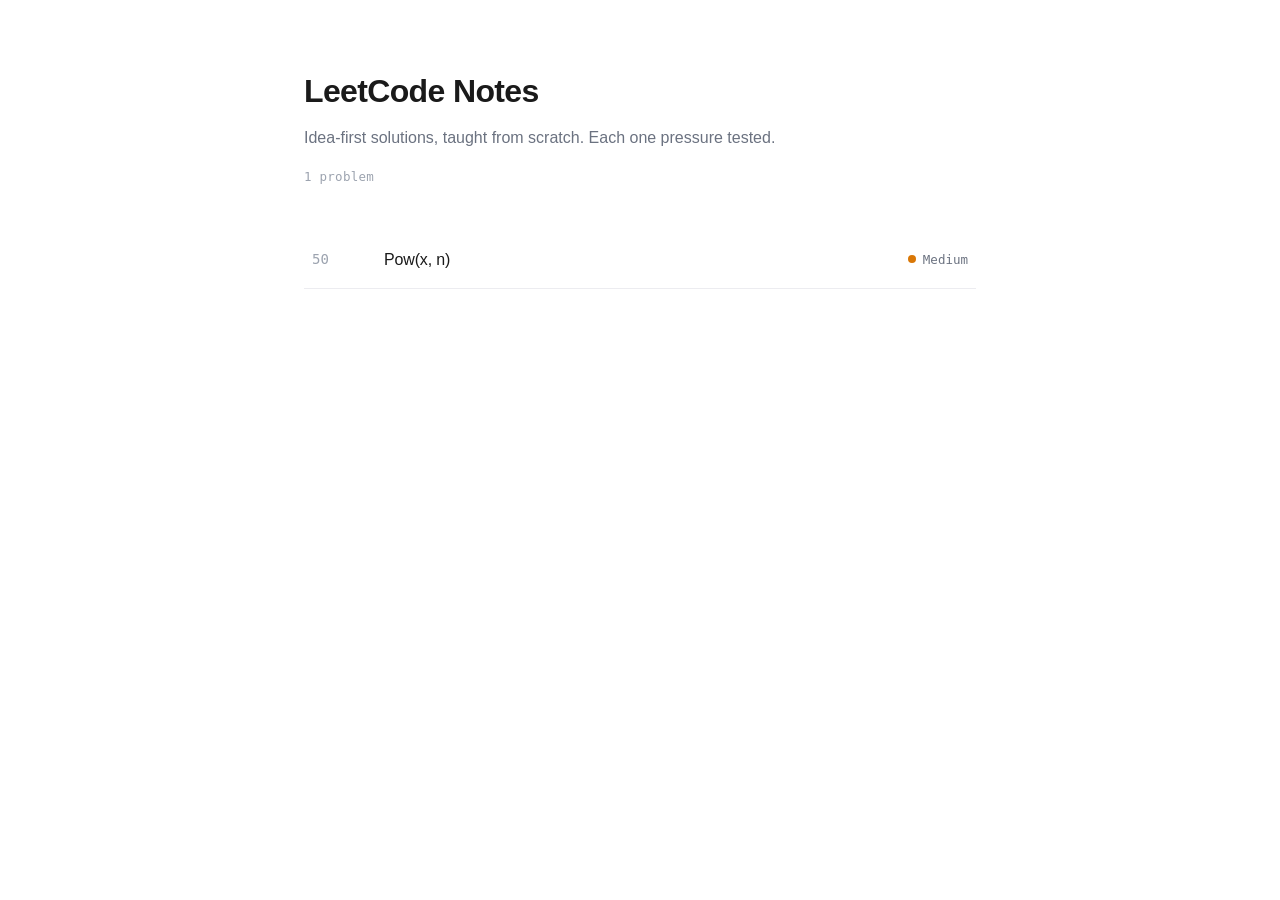
<file: index.html>
<!DOCTYPE html>
<html lang="en">
<head>
<meta charset="UTF-8">
<meta name="viewport" content="width=device-width, initial-scale=1.0">
<title>LeetCode Notes</title>
<link rel="stylesheet" href="style.css">
</head>
<body>
<div class="wrap">
  <header class="site-head">
    <h1>LeetCode Notes</h1>
    <p class="tagline">Idea-first solutions, taught from scratch. Each one pressure tested.</p>
    <p class="count">1 problem</p>
  </header>
  <main class="plist">
      <a class="row" href="problems/0050-powx-n/tutorial.html">
        <span class="num">50</span>
        <span class="title">Pow(x, n)</span>
        <span class="diff medium">Medium</span>
      </a>
  </main>
</div>
</body>
</html>
</file>
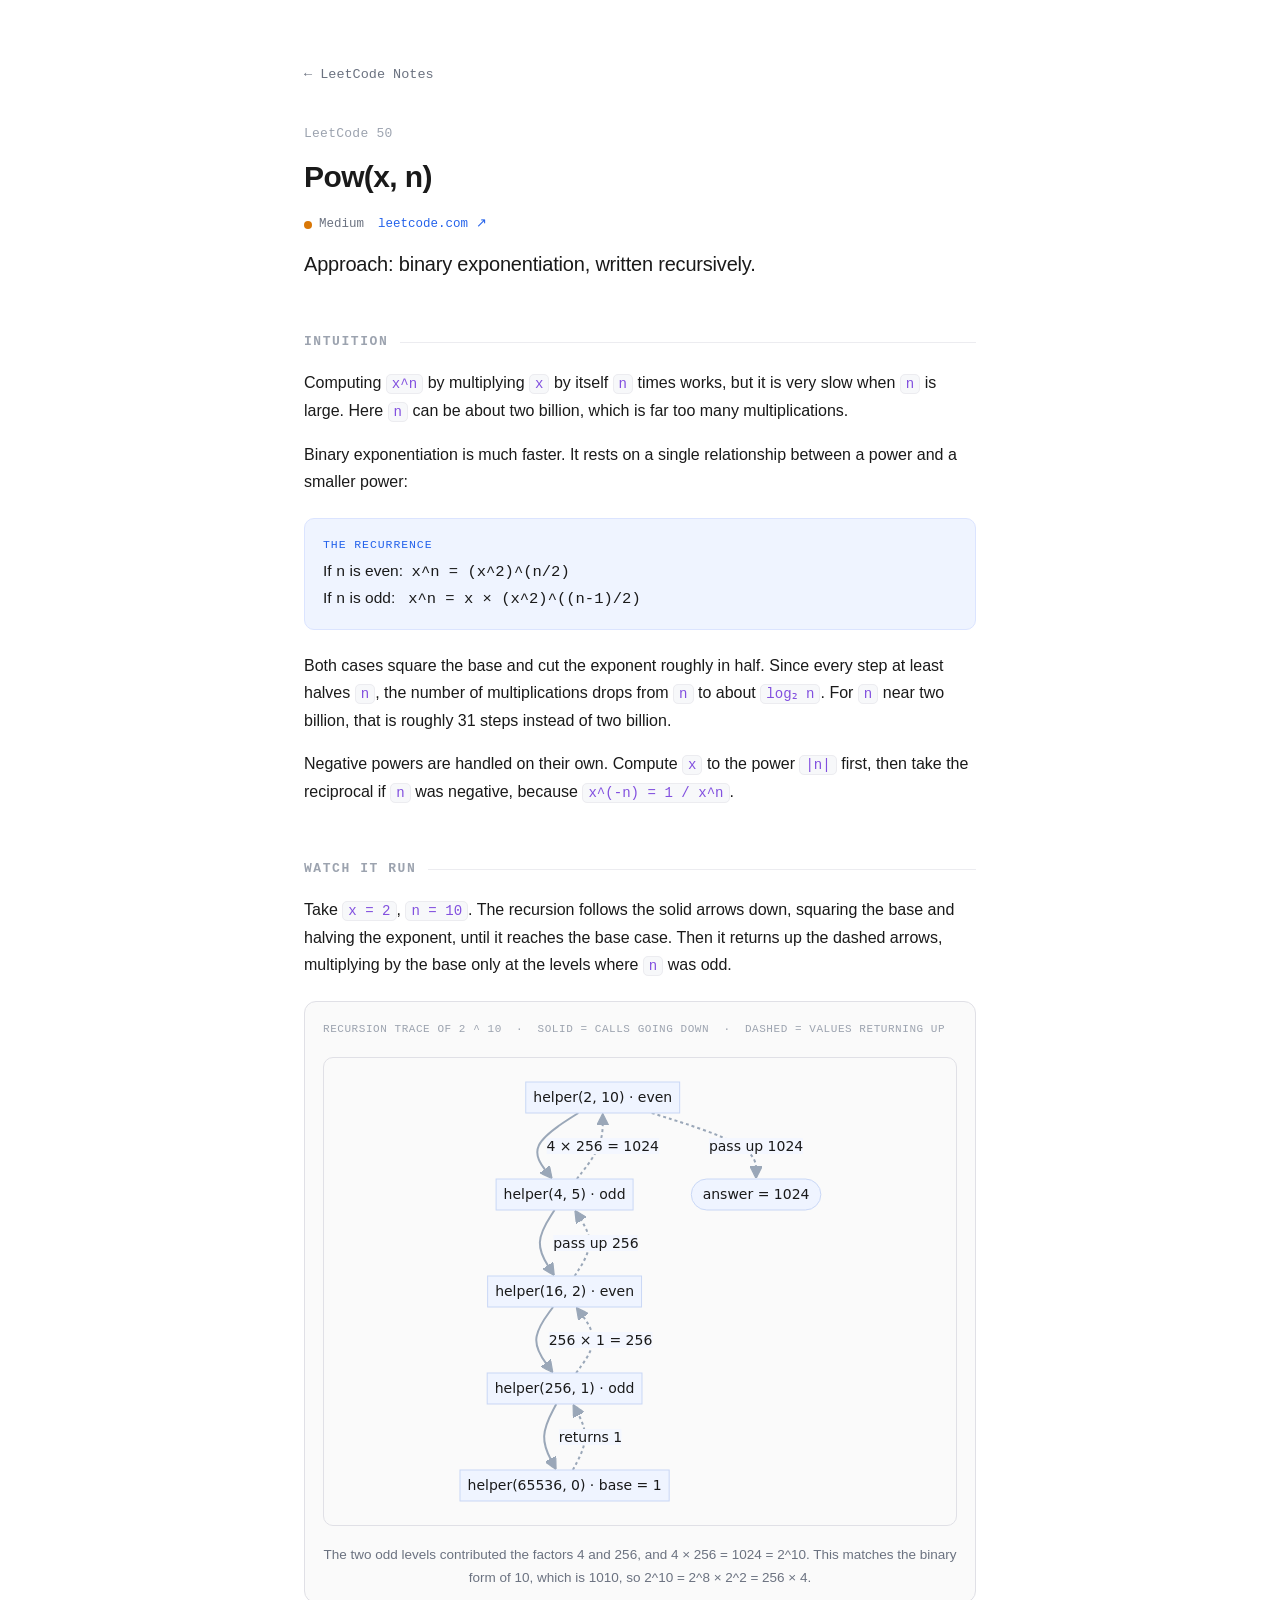
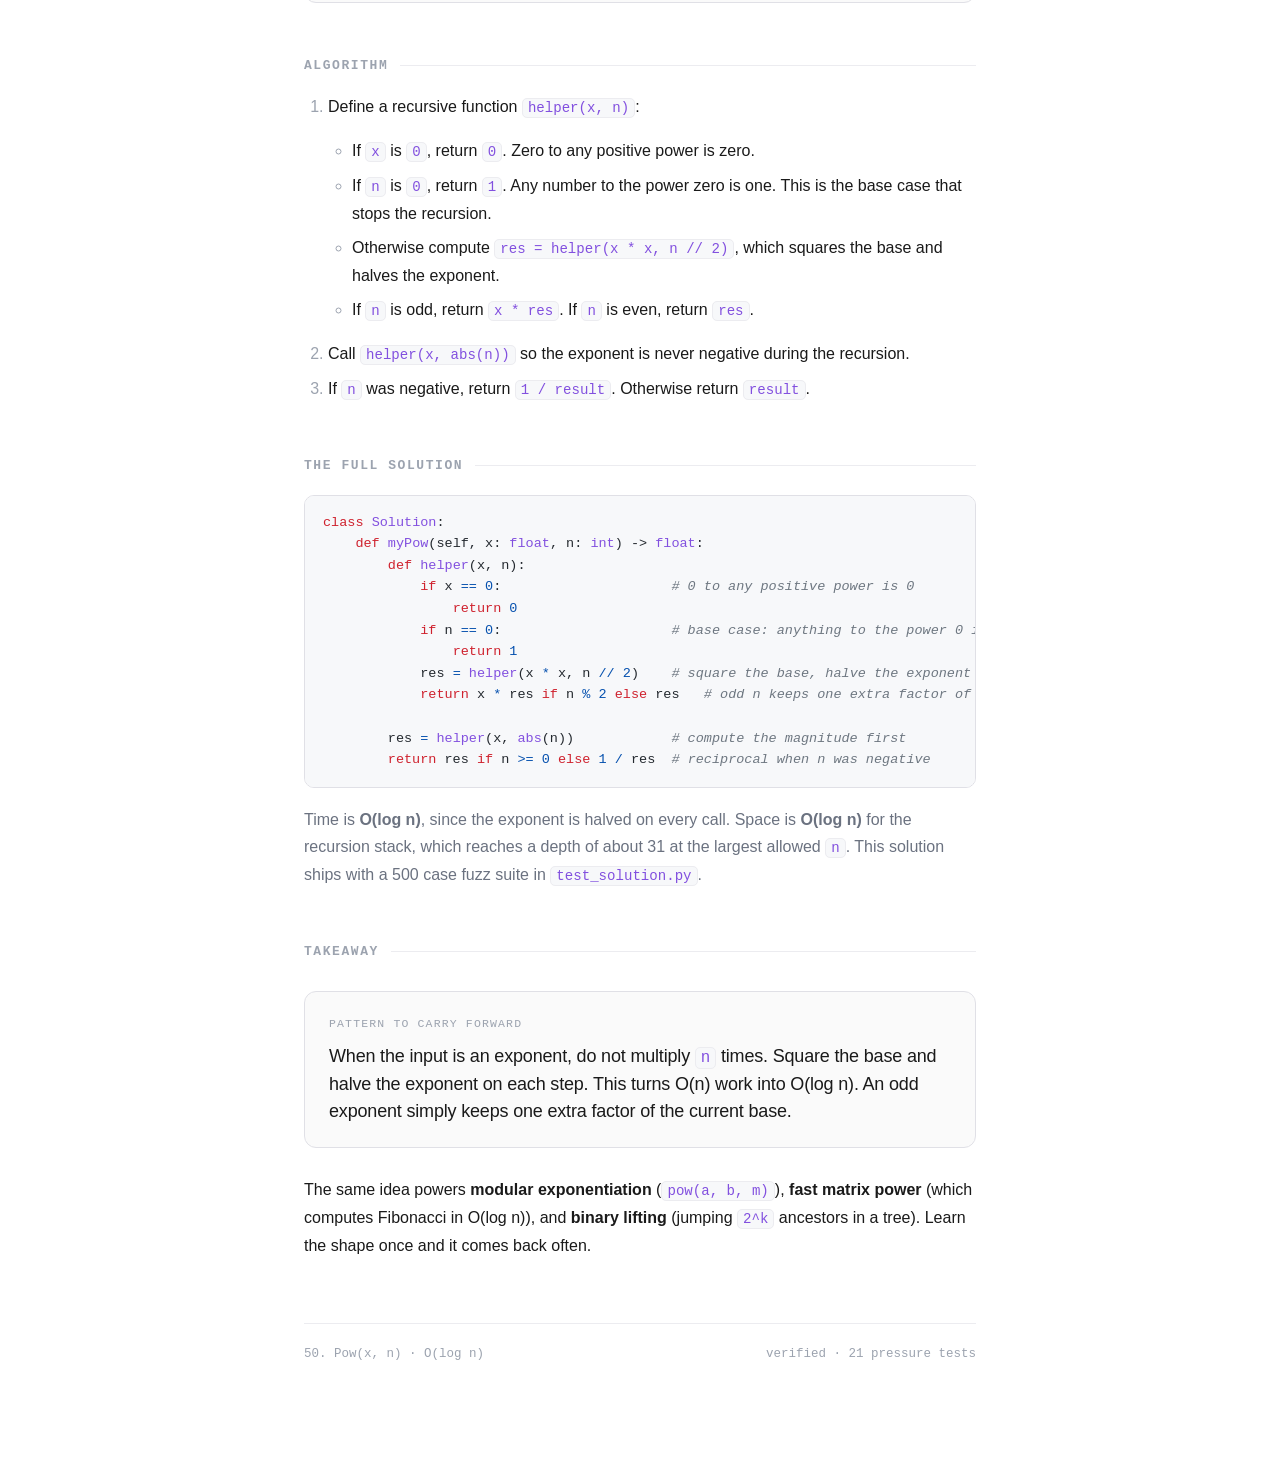
<file: problems/0050-powx-n/tutorial.html>
<!DOCTYPE html>
<html lang="en">
<head>
<meta charset="UTF-8">
<meta name="viewport" content="width=device-width, initial-scale=1.0">
<title>50. Pow(x, n) | LeetCode Notes</title>
<link rel="stylesheet" href="../../style.css">
</head>
<body>
<div class="wrap">

  <nav class="crumb"><a href="../../index.html">&larr; LeetCode Notes</a></nav>

  <header class="p-head">
    <div class="kicker">LeetCode 50</div>
    <h1>Pow(x, n)</h1>
    <div class="meta">
      <span class="diff medium">Medium</span>
      <a class="lc-link" href="https://leetcode.com/problems/powx-n/">leetcode.com &nearr;</a>
    </div>
  </header>

  <p class="lede">Approach: binary exponentiation, written recursively.</p>

  <!-- ============ INTUITION ============ -->
  <h2 class="sec">Intuition</h2>
  <p>Computing <code>x^n</code> by multiplying <code>x</code> by itself <code>n</code> times works, but it is very slow when <code>n</code> is large. Here <code>n</code> can be about two billion, which is far too many multiplications.</p>
  <p>Binary exponentiation is much faster. It rests on a single relationship between a power and a smaller power:</p>

  <div class="callout">
    <span class="lbl">The recurrence</span>
    If <code>n</code> is even: &nbsp;<code>x^n = (x^2)^(n/2)</code><br>
    If <code>n</code> is odd: &nbsp;&nbsp;<code>x^n = x &times; (x^2)^((n-1)/2)</code>
  </div>

  <p>Both cases square the base and cut the exponent roughly in half. Since every step at least halves <code>n</code>, the number of multiplications drops from <code>n</code> to about <code>log&#8322; n</code>. For <code>n</code> near two billion, that is roughly 31 steps instead of two billion.</p>
  <p>Negative powers are handled on their own. Compute <code>x</code> to the power <code>|n|</code> first, then take the reciprocal if <code>n</code> was negative, because <code>x^(-n) = 1 / x^n</code>.</p>

  <!-- ============ WORKED EXAMPLE ============ -->
  <h2 class="sec">Watch it run</h2>
  <p>Take <code>x = 2</code>, <code>n = 10</code>. The recursion follows the solid arrows down, squaring the base and halving the exponent, until it reaches the base case. Then it returns up the dashed arrows, multiplying by the base only at the levels where <code>n</code> was odd.</p>

  <figure class="diagram">
    <figcaption class="top">recursion trace of 2 ^ 10 &nbsp;&middot;&nbsp; solid = calls going down &nbsp;&middot;&nbsp; dashed = values returning up</figcaption>
    <pre class="mermaid">
flowchart TD
    A["helper(2, 10) &middot; even"] --> B["helper(4, 5) &middot; odd"]
    B --> C["helper(16, 2) &middot; even"]
    C --> D["helper(256, 1) &middot; odd"]
    D --> E["helper(65536, 0) &middot; base = 1"]
    E -. "returns 1" .-> D
    D -. "256 &times; 1 = 256" .-> C
    C -. "pass up 256" .-> B
    B -. "4 &times; 256 = 1024" .-> A
    A -. "pass up 1024" .-> ANS(["answer = 1024"])
</pre>
    <figcaption>The two odd levels contributed the factors 4 and 256, and 4 &times; 256 = 1024 = 2^10. This matches the binary form of 10, which is 1010, so 2^10 = 2^8 &times; 2^2 = 256 &times; 4.</figcaption>
  </figure>

  <!-- ============ ALGORITHM ============ -->
  <h2 class="sec">Algorithm</h2>
  <ol>
    <li>Define a recursive function <code>helper(x, n)</code>:
      <ul>
        <li>If <code>x</code> is <code>0</code>, return <code>0</code>. Zero to any positive power is zero.</li>
        <li>If <code>n</code> is <code>0</code>, return <code>1</code>. Any number to the power zero is one. This is the base case that stops the recursion.</li>
        <li>Otherwise compute <code>res = helper(x * x, n // 2)</code>, which squares the base and halves the exponent.</li>
        <li>If <code>n</code> is odd, return <code>x * res</code>. If <code>n</code> is even, return <code>res</code>.</li>
      </ul>
    </li>
    <li>Call <code>helper(x, abs(n))</code> so the exponent is never negative during the recursion.</li>
    <li>If <code>n</code> was negative, return <code>1 / result</code>. Otherwise return <code>result</code>.</li>
  </ol>

  <!-- ============ SOLUTION ============ -->
  <h2 class="sec">The full solution</h2>
  <pre><span class="c-kw">class</span> <span class="c-fn">Solution</span>:
    <span class="c-kw">def</span> <span class="c-fn">myPow</span>(self, x: <span class="c-fn">float</span>, n: <span class="c-fn">int</span>) -&gt; <span class="c-fn">float</span>:
        <span class="c-kw">def</span> <span class="c-fn">helper</span>(x, n):
            <span class="c-kw">if</span> x <span class="c-op">==</span> <span class="c-num">0</span>:                     <span class="c-com"># 0 to any positive power is 0</span>
                <span class="c-kw">return</span> <span class="c-num">0</span>
            <span class="c-kw">if</span> n <span class="c-op">==</span> <span class="c-num">0</span>:                     <span class="c-com"># base case: anything to the power 0 is 1</span>
                <span class="c-kw">return</span> <span class="c-num">1</span>
            res <span class="c-op">=</span> <span class="c-fn">helper</span>(x <span class="c-op">*</span> x, n <span class="c-op">//</span> <span class="c-num">2</span>)    <span class="c-com"># square the base, halve the exponent</span>
            <span class="c-kw">return</span> x <span class="c-op">*</span> res <span class="c-kw">if</span> n <span class="c-op">%</span> <span class="c-num">2</span> <span class="c-kw">else</span> res   <span class="c-com"># odd n keeps one extra factor of x</span>

        res <span class="c-op">=</span> <span class="c-fn">helper</span>(x, <span class="c-fn">abs</span>(n))            <span class="c-com"># compute the magnitude first</span>
        <span class="c-kw">return</span> res <span class="c-kw">if</span> n <span class="c-op">&gt;=</span> <span class="c-num">0</span> <span class="c-kw">else</span> <span class="c-num">1</span> <span class="c-op">/</span> res  <span class="c-com"># reciprocal when n was negative</span></pre>
  <p class="muted">Time is <strong>O(log n)</strong>, since the exponent is halved on every call. Space is <strong>O(log n)</strong> for the recursion stack, which reaches a depth of about 31 at the largest allowed <code>n</code>. This solution ships with a 500 case fuzz suite in <code>test_solution.py</code>.</p>

  <!-- ============ TAKEAWAY ============ -->
  <h2 class="sec">Takeaway</h2>
  <div class="takeaway">
    <span class="lbl">Pattern to carry forward</span>
    <p class="principle">When the input is an exponent, do not multiply <code>n</code> times. Square the base and halve the exponent on each step. This turns O(n) work into O(log n). An odd exponent simply keeps one extra factor of the current base.</p>
  </div>
  <p>The same idea powers <strong>modular exponentiation</strong> (<code>pow(a, b, m)</code>), <strong>fast matrix power</strong> (which computes Fibonacci in O(log n)), and <strong>binary lifting</strong> (jumping <code>2^k</code> ancestors in a tree). Learn the shape once and it comes back often.</p>

  <footer class="p-foot">
    <span>50. Pow(x, n) &middot; O(log n)</span>
    <span>verified &middot; 21 pressure tests</span>
  </footer>

</div>

<script src="../../assets/mermaid.min.js"></script>
<script>
  mermaid.initialize({
    startOnLoad: true,
    theme: 'base',
    themeVariables: {
      fontFamily: 'system-ui, -apple-system, Segoe UI, Roboto, sans-serif',
      fontSize: '14px',
      primaryColor: '#eff4ff',
      primaryBorderColor: '#c9d7f5',
      primaryTextColor: '#1a1a1a',
      lineColor: '#9aa7b8',
      secondaryColor: '#f4f7ff',
      tertiaryColor: '#ffffff'
    },
    flowchart: { curve: 'basis', htmlLabels: true }
  });
</script>
</body>
</html>
</file>
<file: style.css>
/* LeetCode Notes: shared light-minimal design system */
:root{
  --bg:#ffffff;
  --paper:#fafafa;
  --ink:#1a1a1a;
  --muted:#6b7280;
  --faint:#9ca3af;
  --line:#ececf0;
  --line-strong:#e0e0e6;
  --accent:#2563eb;
  --accent-soft:#eff4ff;
  --code-bg:#f7f8fa;
  --code-ink:#24292f;
  --easy:#16a34a;
  --medium:#d97706;
  --hard:#dc2626;
  --sound:#16a34a;
  --partial:#d97706;
  --wrong:#dc2626;
  --sans:-apple-system,BlinkMacSystemFont,"Segoe UI",Roboto,Helvetica,Arial,sans-serif;
  --mono:ui-monospace,"SFMono-Regular","Cascadia Code","Consolas",monospace;
  --maxw:720px;
}

*{box-sizing:border-box}
html{-webkit-text-size-adjust:100%}
body{
  margin:0;
  background:var(--bg);
  color:var(--ink);
  font-family:var(--sans);
  font-size:16px;
  line-height:1.7;
  -webkit-font-smoothing:antialiased;
  text-rendering:optimizeLegibility;
}
.wrap{max-width:var(--maxw);margin:0 auto;padding:64px 24px 120px}

a{color:var(--accent);text-decoration:none}
a:hover{text-decoration:underline}

/* ---------- index ---------- */
.site-head{margin-bottom:44px}
.site-head h1{
  font-size:32px;font-weight:650;letter-spacing:-.02em;margin:0 0 6px;
}
.site-head .tagline{color:var(--muted);font-size:16px;margin:0}
.site-head .count{
  font-family:var(--mono);font-size:12.5px;color:var(--faint);
  margin-top:14px;letter-spacing:.02em;
}

.plist{width:100%;border-collapse:collapse;margin-top:4px}
.plist tr{border:0}
.plist a.row{
  display:grid;grid-template-columns:56px 1fr auto;align-items:center;gap:16px;
  padding:15px 8px;border-bottom:1px solid var(--line);
  color:var(--ink);text-decoration:none;transition:background .12s ease;
}
.plist a.row:hover{background:var(--paper);text-decoration:none}
.plist .num{font-family:var(--mono);font-size:14px;color:var(--faint)}
.plist .title{font-size:16px;font-weight:500;letter-spacing:-.01em}
.diff{display:inline-flex;align-items:center;gap:7px;font-size:12.5px;color:var(--muted);font-family:var(--mono)}
.diff::before{content:"";width:8px;height:8px;border-radius:50%}
.diff.easy::before{background:var(--easy)}
.diff.medium::before{background:var(--medium)}
.diff.hard::before{background:var(--hard)}
.empty{color:var(--faint);font-style:italic;padding:24px 0}

/* ---------- tutorial ---------- */
.crumb{font-size:13.5px;font-family:var(--mono);color:var(--faint);margin-bottom:36px}
.crumb a{color:var(--muted)}
.crumb a:hover{color:var(--accent)}

.p-head{margin-bottom:8px}
.p-head .kicker{font-family:var(--mono);font-size:13px;color:var(--faint);letter-spacing:.02em}
.p-head h1{font-size:30px;font-weight:650;letter-spacing:-.02em;margin:6px 0 12px}
.p-head .meta{display:flex;gap:14px;align-items:center;flex-wrap:wrap;font-size:13.5px}
.p-head .lc-link{font-family:var(--mono);font-size:12.5px}

.verdict{
  display:inline-flex;align-items:center;gap:9px;
  margin:30px 0 4px;padding:7px 14px;border-radius:8px;
  font-size:13.5px;font-weight:600;font-family:var(--mono);letter-spacing:.01em;
  border:1px solid var(--line-strong);
}
.verdict::before{content:"";width:9px;height:9px;border-radius:50%}
.verdict.sound{background:#f0fdf4;color:#15803d;border-color:#bbf7d0}
.verdict.sound::before{background:var(--sound)}
.verdict.partial{background:#fffbeb;color:#b45309;border-color:#fde68a}
.verdict.partial::before{background:var(--partial)}
.verdict.wrong{background:#fef2f2;color:#b91c1c;border-color:#fecaca}
.verdict.wrong::before{background:var(--wrong)}

h2.sec{
  font-size:13px;font-family:var(--mono);letter-spacing:.12em;text-transform:uppercase;
  color:var(--faint);margin:52px 0 4px;font-weight:600;
  display:flex;align-items:center;gap:12px;
}
h2.sec::after{content:"";flex:1;height:1px;background:var(--line)}
.lede{font-size:20px;line-height:1.5;letter-spacing:-.01em;margin:14px 0 0;color:var(--ink)}

p{margin:16px 0}
.muted{color:var(--muted)}
strong{font-weight:650}
em{font-style:italic;color:var(--ink)}

/* thinking-out-loud narration */
.think{
  border-left:2px solid var(--line-strong);padding:2px 0 2px 20px;margin:20px 0;
  color:#333;
}
.think p:first-child{margin-top:0}
.think p:last-child{margin-bottom:0}
.think .beat{color:var(--faint);font-family:var(--mono);font-size:12px;letter-spacing:.06em;text-transform:uppercase;display:block;margin-bottom:2px}

.callout{
  background:var(--accent-soft);border:1px solid #dbe4ff;border-radius:10px;
  padding:16px 18px;margin:22px 0;font-size:15.5px;
}
.callout .lbl{font-family:var(--mono);font-size:11.5px;letter-spacing:.08em;text-transform:uppercase;color:var(--accent);display:block;margin-bottom:4px}

/* worked-example trace figure */
.example{margin:22px 0;padding:18px 20px;border:1px solid var(--line-strong);border-radius:12px;background:var(--paper)}
.example figcaption{font-size:14.5px;color:var(--muted);margin:0}
.example figcaption.foot{margin-top:12px;font-size:13.5px}
.binbreak{font-family:var(--mono);font-size:14px;color:var(--ink);margin:12px 0;padding:10px 12px;background:#fff;border:1px solid var(--line);border-radius:8px;overflow-x:auto;white-space:nowrap}
.binbreak b{color:var(--accent)}
.trace-wrap{overflow-x:auto;margin-top:4px}
.trace{width:100%;border-collapse:collapse;font-family:var(--mono);font-size:13px;background:#fff;border:1px solid var(--line);border-radius:8px}
.trace th,.trace td{text-align:left;padding:8px 12px;border-bottom:1px solid var(--line);white-space:nowrap}
.trace thead th{color:var(--faint);font-size:10.5px;letter-spacing:.06em;text-transform:uppercase;font-weight:600}
.trace tbody tr:last-child td{border-bottom:none}
.trace td.on{color:#15803d;font-weight:600}
.trace td.off{color:var(--faint)}
.trace td.res{color:var(--ink);font-weight:600}
.trace sup{font-size:.72em}
.example pre{margin:10px 0;background:#fff}

/* mermaid diagram figure */
figure.diagram{margin:22px 0;padding:18px 18px 12px;border:1px solid var(--line-strong);border-radius:12px;background:var(--paper)}
figure.diagram .mermaid{display:flex;justify-content:center;overflow-x:auto;background:transparent;line-height:normal}
figure.diagram .mermaid:not([data-processed]){color:var(--faint);font-family:var(--mono);font-size:12px;white-space:pre}
figure.diagram figcaption{font-size:13.5px;color:var(--muted);margin-top:12px;text-align:center}
figure.diagram figcaption.top{margin:0 0 14px;text-align:left;font-family:var(--mono);font-size:11px;letter-spacing:.05em;text-transform:uppercase;color:var(--faint)}

/* code */
pre{
  background:var(--code-bg);border:1px solid var(--line-strong);border-radius:10px;
  padding:16px 18px;overflow-x:auto;margin:18px 0;
  font-family:var(--mono);font-size:13.5px;line-height:1.6;color:var(--code-ink);
}
code{font-family:var(--mono)}
p code,li code{background:var(--code-bg);border:1px solid var(--line);border-radius:5px;padding:1px 5px;font-size:.88em;color:#8250df}
.c-kw{color:#cf222e}.c-fn{color:#8250df}.c-num{color:#0550ae}.c-str{color:#0a7d33}.c-com{color:#6e7781;font-style:italic}.c-op{color:#0550ae}
.good{color:#15803d;font-weight:600}.bad{color:#b91c1c;font-weight:600}

ul,ol{margin:16px 0;padding-left:24px}
li{margin:7px 0}
li::marker{color:var(--faint)}

/* takeaway */
.takeaway{
  border:1px solid var(--line-strong);border-radius:12px;padding:22px 24px;margin:28px 0;
  background:var(--paper);
}
.takeaway .lbl{font-family:var(--mono);font-size:11.5px;letter-spacing:.1em;text-transform:uppercase;color:var(--faint);display:block;margin-bottom:10px}
.takeaway .principle{font-size:18px;line-height:1.5;letter-spacing:-.01em;margin:0}

.p-foot{margin-top:64px;padding-top:20px;border-top:1px solid var(--line);
  color:var(--faint);font-size:12.5px;font-family:var(--mono);
  display:flex;justify-content:space-between;gap:12px;flex-wrap:wrap}

@media(max-width:520px){
  .wrap{padding:40px 18px 80px}
  .plist a.row{grid-template-columns:44px 1fr auto;gap:10px}
}
</file>
